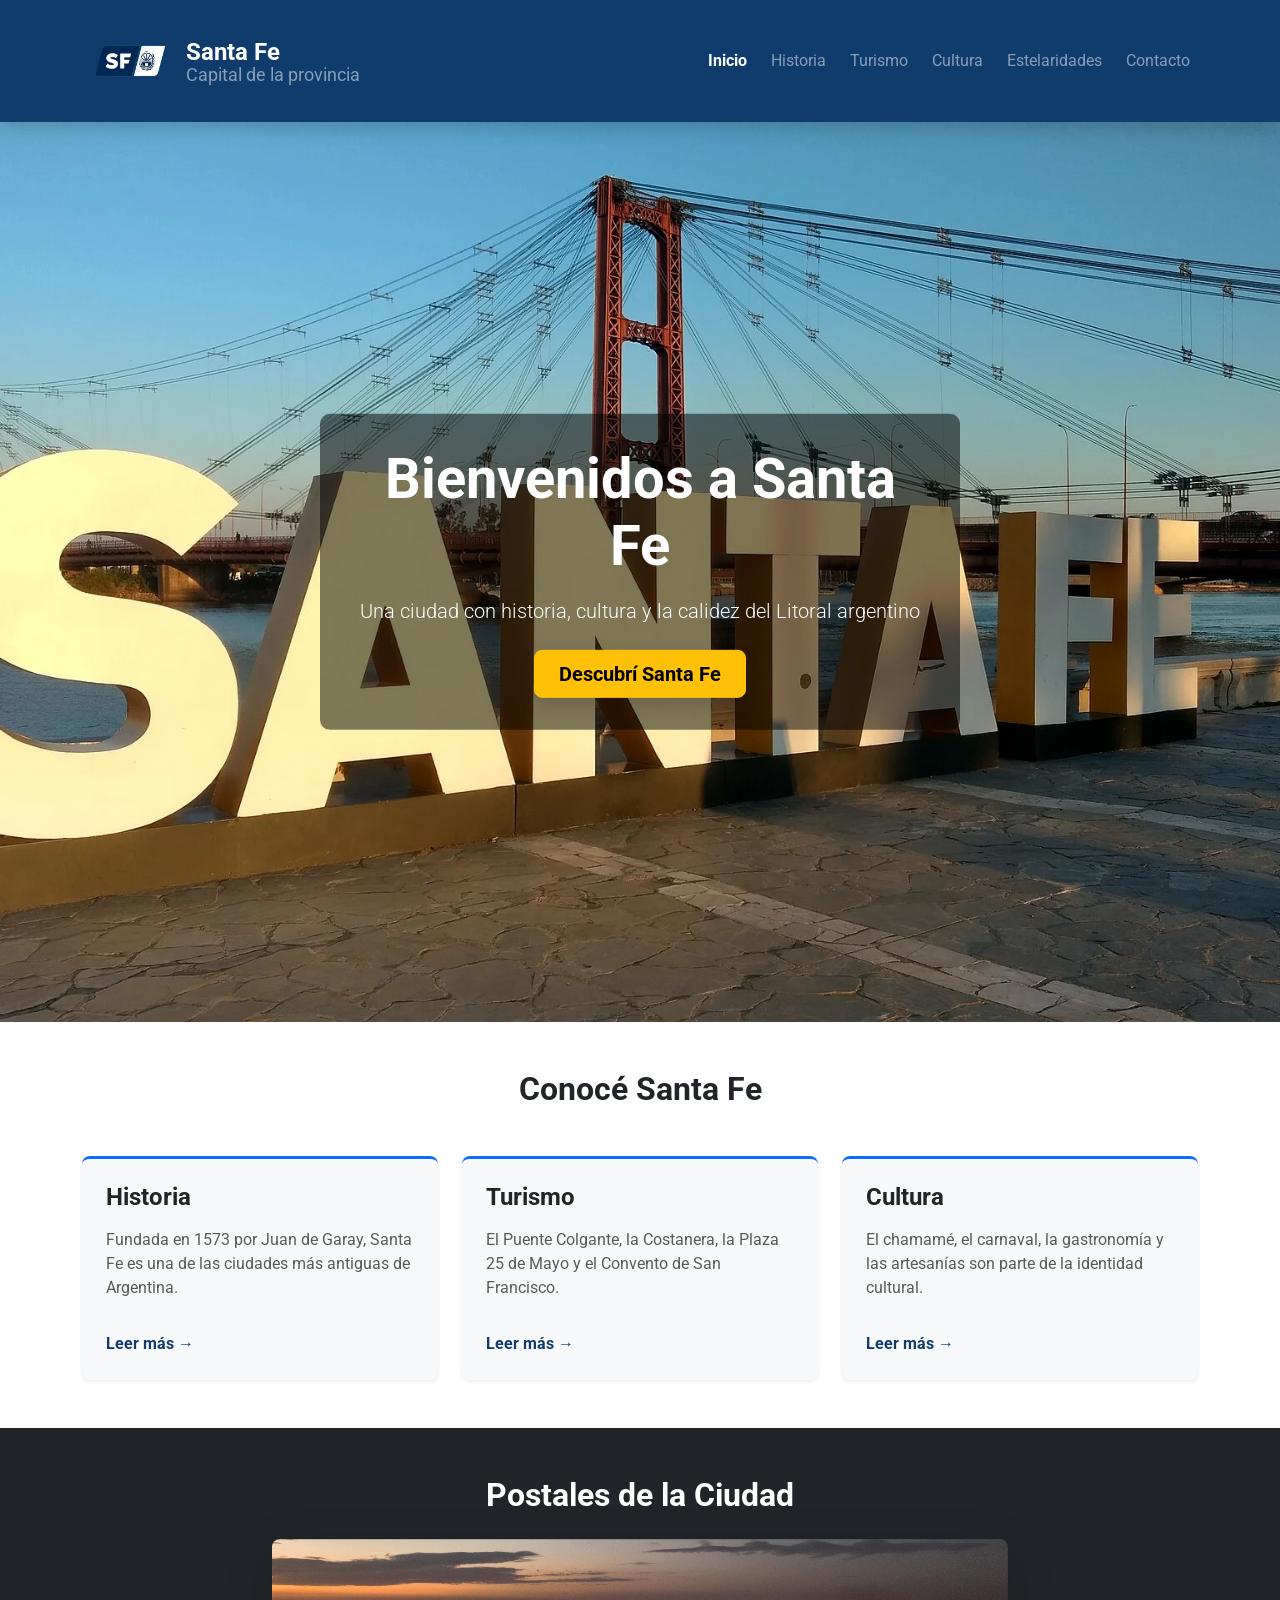
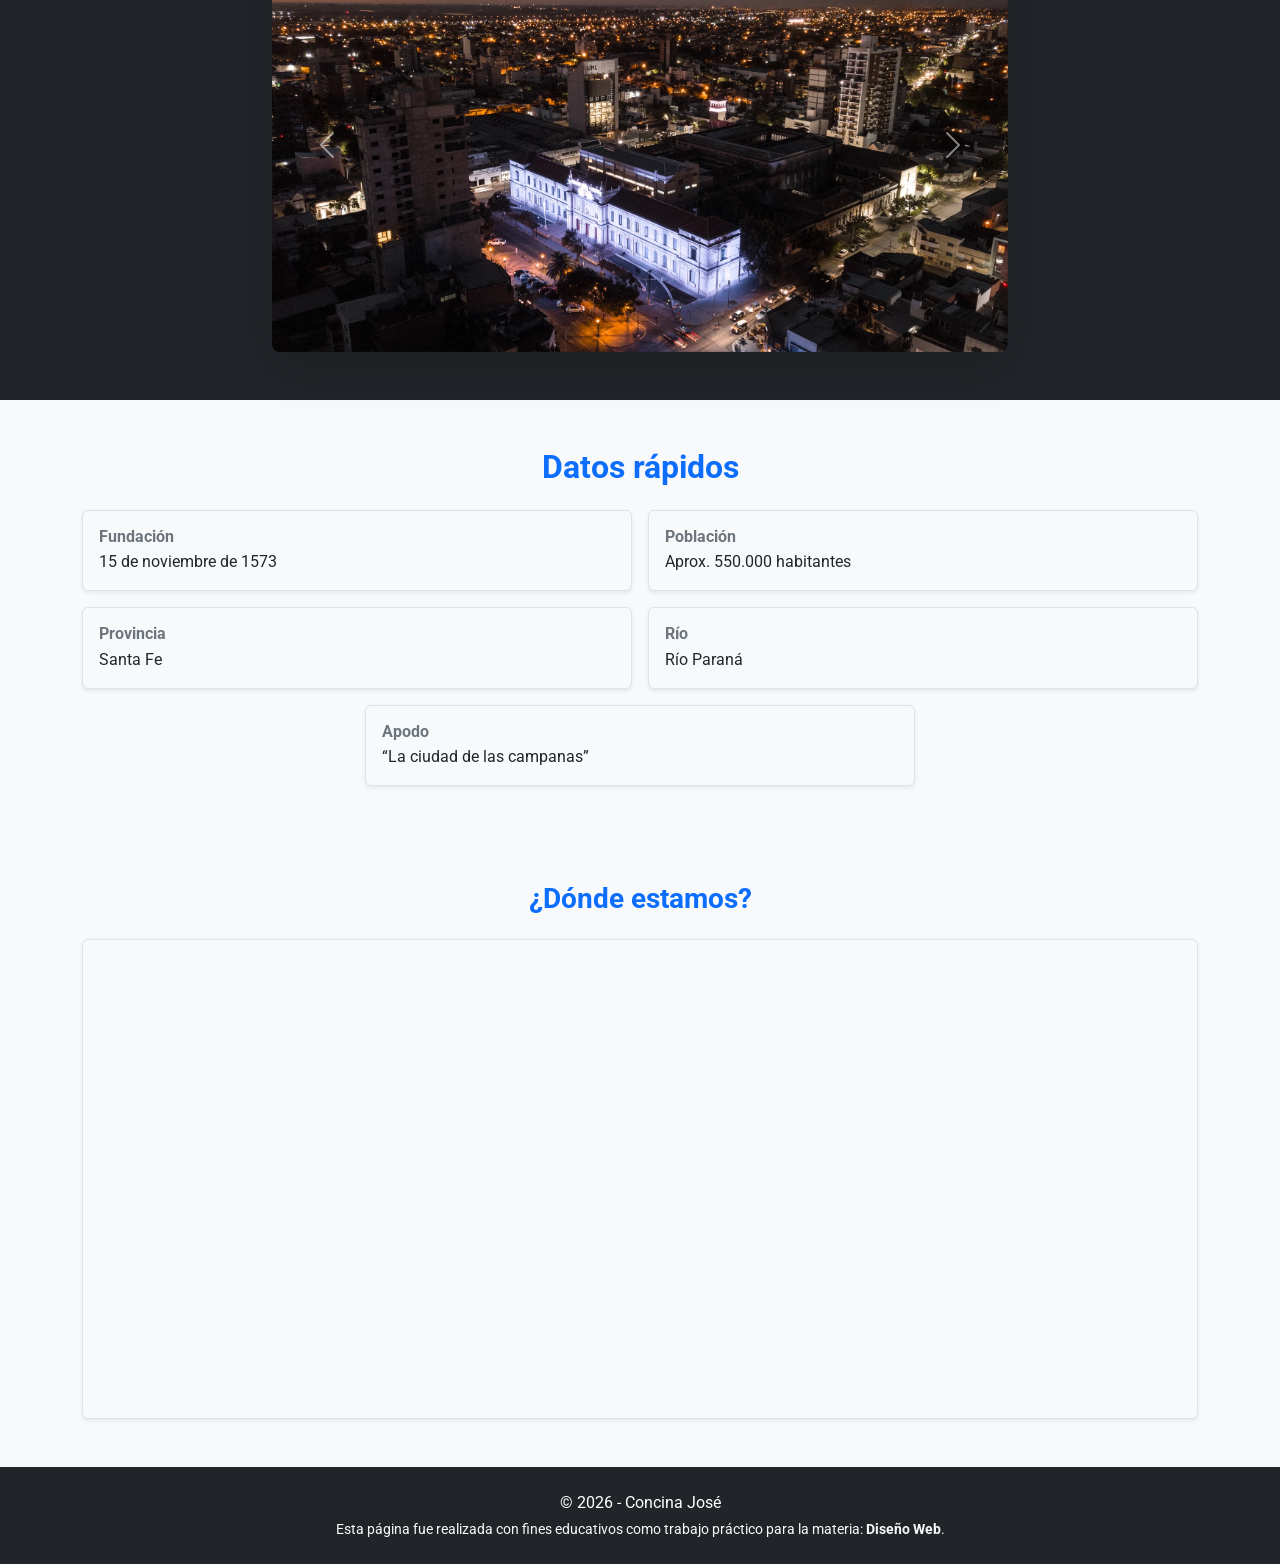
<file: index.html>
<!doctype html>
<html lang="es">
  <head>
    <meta charset="UTF-8" />
    <meta name="viewport" content="width=device-width, initial-scale=1.0" />
    <title>Santa Fe Capital - Inicio</title>
    <link rel="icon" type="image/webp" href="imagenes/escudo.webp" />
    <link
      href="https://cdn.jsdelivr.net/npm/bootstrap@5.3.3/dist/css/bootstrap.min.css"
      rel="stylesheet"
    />
    <link rel="preconnect" href="https://fonts.googleapis.com" />
    <link rel="preconnect" href="https://fonts.gstatic.com" crossorigin />
    <link
      href="https://fonts.googleapis.com/css2?family=Roboto:wght@300;400;700&display=swap"
      rel="stylesheet"
    />
    <link rel="stylesheet" href="estilos/estilo.css" />
  </head>
  <body class="bg-light d-flex flex-column min-vh-100">
    <header class="navbar-santafe shadow sticky-top">
      <nav class="navbar navbar-expand-lg navbar-dark py-3">
        <div class="container">
          <a
            class="navbar-brand d-flex align-items-center gap-2"
            href="index.html"
          >
            <img
              src="imagenes/logo.webp"
              class="logo"
              alt="Escudo de Santa Fe"
            />
            <div class="d-flex flex-column lh-1">
              <h1 class="h4 mb-0 fw-bold text-white">Santa Fe</h1>
              <span class="small text-white-50">Capital de la provincia</span>
            </div>
          </a>

          <button
            class="navbar-toggler border-white-50"
            type="button"
            data-bs-toggle="collapse"
            data-bs-target="#navbarNav"
            aria-controls="navbarNav"
            aria-expanded="false"
            aria-label="Toggle navigation"
          >
            <span class="navbar-toggler-icon"></span>
          </button>

          <div
            class="collapse navbar-collapse justify-content-end"
            id="navbarNav"
          >
            <ul class="navbar-nav gap-2 text-center mt-3 mt-lg-0">
              <li class="nav-item">
                <a class="nav-link active fw-bold text-white" href="index.html"
                  >Inicio</a
                >
              </li>
              <li class="nav-item">
                <a class="nav-link text-white-50" href="index/historia.html"
                  >Historia</a
                >
              </li>
              <li class="nav-item">
                <a class="nav-link text-white-50" href="index/turismo.html"
                  >Turismo</a
                >
              </li>
              <li class="nav-item">
                <a class="nav-link text-white-50" href="index/cultura.html"
                  >Cultura</a
                >
              </li>
              <li class="nav-item">
                <a
                  class="nav-link text-white-50"
                  href="index/estelaridades.html"
                  >Estelaridades</a
                >
              </li>
              <li class="nav-item">
                <a class="nav-link text-white-50" href="index/contacto.html"
                  >Contacto</a
                >
              </li>
            </ul>
          </div>
        </div>
      </nav>
    </header>
    <main class="flex-grow-1">
      <section class="portada-hero">
        <img
          src="imagenes/portada.webp"
          alt="Escudo de Santa Fe"
          class="imagen-portada"
        />

        <div class="contenido-portada">
          <h2 class="display-4 fw-bold mb-3">Bienvenidos a Santa Fe</h2>
          <p class="lead mb-4">
            Una ciudad con historia, cultura y la calidez del Litoral argentino
          </p>
          <a
            href="https://www.youtube.com/watch?v=-l7Y7-uyWUM"
            target="_blank"
            rel="noopener noreferrer"
            class="btn btn-warning btn-lg px-4 py-2 shadow fw-bold"
          >
            Descubrí Santa Fe
          </a>
        </div>
      </section>

      <section class="py-5 bg-white">
        <div class="container">
          <h2 class="text-center mb-5 fw-bold">Conocé Santa Fe</h2>

          <div class="row g-4 justify-content-center">
            <div class="col-12 col-md-6 col-lg-4">
              <div
                class="p-4 h-100 bg-light rounded-3 shadow-sm d-flex flex-column justify-content-between border-top border-primary border-3"
              >
                <div>
                  <h3 class="h4 fw-bold text-dark mb-3">Historia</h3>
                  <p class="text-muted">
                    Fundada en 1573 por Juan de Garay, Santa Fe es una de las
                    ciudades más antiguas de Argentina.
                  </p>
                </div>
                <div class="mt-3">
                  <a href="index/historia.html" class="btn-flecha"
                    >Leer más →</a
                  >
                </div>
              </div>
            </div>

            <div class="col-12 col-md-6 col-lg-4">
              <div
                class="p-4 h-100 bg-light rounded-3 shadow-sm d-flex flex-column justify-content-between border-top border-primary border-3"
              >
                <div>
                  <h3 class="h4 fw-bold text-dark mb-3">Turismo</h3>
                  <p class="text-muted">
                    El Puente Colgante, la Costanera, la Plaza 25 de Mayo y el
                    Convento de San Francisco.
                  </p>
                </div>
                <div class="mt-3">
                  <a href="index/turismo.html" class="btn-flecha">Leer más →</a>
                </div>
              </div>
            </div>

            <div class="col-12 col-md-6 col-lg-4">
              <div
                class="p-4 h-100 bg-light rounded-3 shadow-sm d-flex flex-column justify-content-between border-top border-primary border-3"
              >
                <div>
                  <h3 class="h4 fw-bold text-dark mb-3">Cultura</h3>
                  <p class="text-muted">
                    El chamamé, el carnaval, la gastronomía y las artesanías son
                    parte de la identidad cultural.
                  </p>
                </div>
                <div class="mt-3">
                  <a href="index/cultura.html" class="btn-flecha">Leer más →</a>
                </div>
              </div>
            </div>
          </div>
        </div>
      </section>

      <section class="py-5 bg-dark">
        <div class="container">
          <h2 class="text-center text-white mb-4 fw-bold">
            Postales de la Ciudad
          </h2>
          <div class="row justify-content-center">
            <div class="col-12 col-md-10 col-lg-8">
              <div
                id="carouselExampleAutoplaying"
                class="carousel slide shadow-lg rounded-3 overflow-hidden"
                data-bs-ride="carousel"
              >
                <div class="carousel-inner shadow-sm">
                  <div class="carousel-item active">
                    <img
                      src="imagenes/imagen_1.webp"
                      class="d-block w-100 img-carrusel"
                      alt="Santa Fe Postal 1"
                    />
                  </div>
                  <div class="carousel-item">
                    <img
                      src="imagenes/imagen_2.webp"
                      class="d-block w-100 img-carrusel"
                      alt="Santa Fe Postal 2"
                    />
                  </div>
                  <div class="carousel-item">
                    <img
                      src="imagenes/imagen_3.webp"
                      class="d-block w-100 img-carrusel"
                      alt="Santa Fe Postal 3"
                    />
                  </div>
                  <div class="carousel-item">
                    <img
                      src="imagenes/imagen_4.webp"
                      class="d-block w-100 img-carrusel"
                      alt="Santa Fe Postal 4"
                    />
                  </div>
                  <div class="carousel-item">
                    <img
                      src="imagenes/imagen_5.webp"
                      class="d-block w-100 img-carrusel"
                      alt="Santa Fe Postal 5"
                    />
                  </div>
                </div>
                <button
                  class="carousel-control-prev"
                  type="button"
                  data-bs-target="#carouselExampleAutoplaying"
                  data-bs-slide="prev"
                >
                  <span
                    class="carousel-control-prev-icon"
                    aria-hidden="true"
                  ></span>
                  <span class="visually-hidden">Anterior</span>
                </button>
                <button
                  class="carousel-control-next"
                  type="button"
                  data-bs-target="#carouselExampleAutoplaying"
                  data-bs-slide="next"
                >
                  <span
                    class="carousel-control-next-icon"
                    aria-hidden="true"
                  ></span>
                  <span class="visually-hidden">Siguiente</span>
                </button>
              </div>
            </div>
          </div>
        </div>
      </section>

      <section class="py-5">
        <div class="container">
          <h2 class="fw-bold text-primary text-center mb-4">Datos rápidos</h2>

          <div class="row g-3 justify-content-center">
            <div class="col-12 col-md-6">
              <div
                class="p-3 border rounded shadow-sm bg-light h-100 transition-hover"
              >
                <h6 class="fw-bold text-secondary mb-1">Fundación</h6>
                <p class="mb-0">15 de noviembre de 1573</p>
              </div>
            </div>

            <div class="col-12 col-md-6">
              <div
                class="p-3 border rounded shadow-sm bg-light h-100 transition-hover"
              >
                <h6 class="fw-bold text-secondary mb-1">Población</h6>
                <p class="mb-0">Aprox. 550.000 habitantes</p>
              </div>
            </div>

            <div class="col-12 col-md-6">
              <div
                class="p-3 border rounded shadow-sm bg-light h-100 transition-hover"
              >
                <h6 class="fw-bold text-secondary mb-1">Provincia</h6>
                <p class="mb-0">Santa Fe</p>
              </div>
            </div>

            <div class="col-12 col-md-6">
              <div
                class="p-3 border rounded shadow-sm bg-light h-100 transition-hover"
              >
                <h6 class="fw-bold text-secondary mb-1">Río</h6>
                <p class="mb-0">Río Paraná</p>
              </div>
            </div>

            <div class="col-12 col-md-6">
              <div
                class="p-3 border rounded shadow-sm bg-light h-100 transition-hover"
              >
                <h6 class="fw-bold text-secondary mb-1">Apodo</h6>
                <p class="mb-0">“La ciudad de las campanas”</p>
              </div>
            </div>
          </div>
        </div>
      </section>
      <section class="py-5 bg-light">
        <div class="container text-center">
          <h3 class="fw-bold text-primary mb-4">¿Dónde estamos?</h3>
          <div
            class="ratio ratio-21x9 rounded shadow-sm border overflow-hidden"
          >
            <iframe
              src="https://www.google.com/maps/embed?pb=!1m18!1m12!1m3!1d108711.13947475355!2d-60.7672205566374!3d-31.634692490059902!2m3!1f0!2f0!3f0!3m2!1i1024!2i768!4f13.1!3m3!1m2!1s0x95b4f2ada40888e1%3A0xdcf7761e8d02804a!2sSanta%20Fe%20de%20la%20Vera%20Cruz%2C%20Santa%20Fe!5e0!3m2!1ses-419!2sar!4v1710000000000!5m2!1ses-419!2sar"
              style="border: 0"
              allowfullscreen=""
              loading="lazy"
              referrerpolicy="no-referrer-when-downgrade"
            >
            </iframe>
          </div>
        </div>
      </section>
    </main>

    <footer class="bg-dark text-white py-4 mt-auto">
      <div class="container text-center">
        <p class="mb-1">&copy; 2026 - Concina José</p>
        <p class="small text-light mb-0">
          Esta página fue realizada con fines educativos como trabajo práctico
          para la materia: <strong>Diseño Web</strong>.
        </p>
      </div>
    </footer>
    <script src="https://cdn.jsdelivr.net/npm/bootstrap@5.3.3/dist/js/bootstrap.bundle.min.js"></script>
  </body>
</html>
</file>
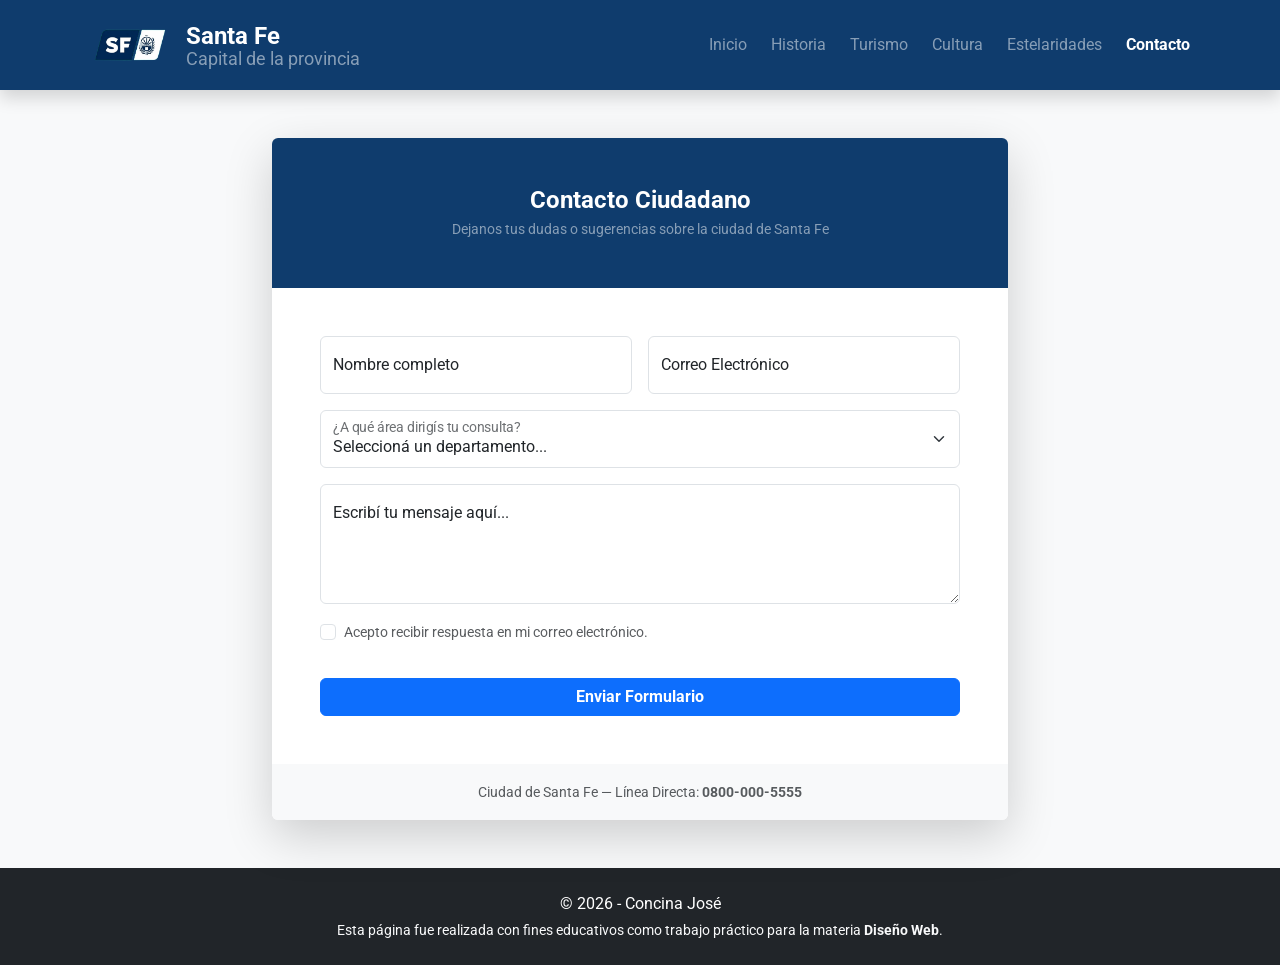
<file: index/contacto.html>
<!doctype html>
<html lang="es">
  <head>
    <meta charset="UTF-8" />
    <meta name="viewport" content="width=device-width, initial-scale=1.0" />
    <title>Santa Fe Capital - Contacto</title>
    <link rel="icon" type="image/webp" href="../imagenes/escudo.webp" />
    <link
      href="https://cdn.jsdelivr.net/npm/bootstrap@5.3.3/dist/css/bootstrap.min.css"
      rel="stylesheet"
    />
    <!-- Fuentes de Google -->
    <link rel="preconnect" href="https://fonts.googleapis.com" />
    <link rel="preconnect" href="https://fonts.gstatic.com" crossorigin />
    <link
      href="https://fonts.googleapis.com/css2?family=Roboto:wght@300;400;700&display=swap"
      rel="stylesheet"
    />
    <link rel="stylesheet" href="../estilos/estilo.css" />
  </head>
  <body class="bg-light d-flex flex-column min-vh-100">
    <!-- Navbar Idéntica al Index Principal (Azul Santa Fe) -->
    <header class="shadow sticky-top">
      <nav class="navbar navbar-expand-lg navbar-santafe">
        <div class="container">
          <a
            class="navbar-brand d-flex align-items-center gap-2"
            href="../index.html"
          >
            <img
              src="../imagenes/logo.webp"
              alt="Escudo de Santa Fe"
              class="logo"
            />
            <div class="d-flex flex-column lh-1">
              <h1 class="h4 mb-0 fw-bold text-white">Santa Fe</h1>
              <span class="small text-white-50">Capital de la provincia</span>
            </div>
          </a>

          <button
            class="navbar-toggler border-white-50"
            type="button"
            data-bs-toggle="collapse"
            data-bs-target="#navbarNav"
            aria-controls="navbarNav"
            aria-expanded="false"
            aria-label="Toggle navigation"
          >
            <span class="navbar-toggler-icon"></span>
          </button>

          <div
            class="collapse navbar-collapse justify-content-end"
            id="navbarNav"
          >
            <ul class="navbar-nav gap-2 text-center mt-3 mt-lg-0">
              <li class="nav-item">
                <a class="nav-link text-white-50" href="../index.html"
                  >Inicio</a
                >
              </li>
              <li class="nav-item">
                <a class="nav-link text-white-50" href="historia.html"
                  >Historia</a
                >
              </li>
              <li class="nav-item">
                <a class="nav-link text-white-50" href="turismo.html"
                  >Turismo</a
                >
              </li>
              <li class="nav-item">
                <a class="nav-link text-white-50" href="cultura.html"
                  >Cultura</a
                >
              </li>
              <li class="nav-item">
                <a class="nav-link text-white-50" href="estelaridades.html"
                  >Estelaridades</a
                >
              </li>
              <li class="nav-item">
                <a
                  class="nav-link active fw-bold text-white"
                  href="contactos.html"
                  >Contacto</a
                >
              </li>
            </ul>
          </div>
        </div>
      </nav>
    </header>
    <main class="flex-grow-1">
      <section class="container my-5">
        <div class="row justify-content-center">
          <div class="col-md-10 col-lg-8">
            <div class="card shadow-lg border-0 overflow-hidden">
              <div
                class="head_azul text-white text-center py-5 px-3 position-relative"
              >
                <h2 class="h4 fw-bold mb-1 text-white">Contacto Ciudadano</h2>
                <p class="small mb-0 text-white-50">
                  Dejanos tus dudas o sugerencias sobre la ciudad de Santa Fe
                </p>
              </div>

              <div class="card-body p-4 p-md-5 bg-white">
                <form action="#" method="POST">
                  <div class="row g-3">
                    <div class="col-md-6">
                      <div class="form-floating text-dark">
                        <input
                          type="text"
                          class="form-control"
                          id="floatNombre"
                          placeholder="Tu Nombre"
                          required
                        />
                        <label for="floatNombre">Nombre completo</label>
                      </div>
                    </div>

                    <div class="col-md-6">
                      <div class="form-floating text-dark">
                        <input
                          type="email"
                          class="form-control"
                          id="floatEmail"
                          placeholder="nombre@ejemplo.com"
                          required
                        />
                        <label for="floatEmail">Correo Electrónico</label>
                      </div>
                    </div>

                    <div class="col-12">
                      <div class="form-floating text-dark">
                        <select class="form-select" id="floatMotivo" required>
                          <option value="" selected disabled>
                            Seleccioná un departamento...
                          </option>
                          <option value="1">Turismo y Paseos</option>
                          <option value="2">Cultura y Eventos</option>
                          <option value="3">
                            Atención al Vecino / Reclamos
                          </option>
                        </select>
                        <label for="floatMotivo"
                          >¿A qué área dirigís tu consulta?</label
                        >
                      </div>
                    </div>

                    <div class="col-12">
                      <div class="form-floating text-dark">
                        <textarea
                          class="form-control"
                          id="floatMensaje"
                          placeholder="Dejanos tu comentario"
                          style="height: 120px"
                          required
                        ></textarea>
                        <label for="floatMensaje"
                          >Escribí tu mensaje aquí...</label
                        >
                      </div>
                    </div>

                    <div class="col-12 my-3">
                      <div class="form-check text-start">
                        <input
                          class="form-check-input"
                          type="checkbox"
                          value=""
                          id="checkTerminos"
                          required
                        />
                        <label
                          class="form-check-label text-muted small"
                          for="checkTerminos"
                        >
                          Acepto recibir respuesta en mi correo electrónico.
                        </label>
                      </div>
                    </div>

                    <div class="col-12 text-center">
                      <button
                        type="submit"
                        class="btn btn-primary w-100 py-2.5 fw-bold text-white"
                      >
                        Enviar Formulario
                      </button>
                    </div>
                  </div>
                </form>
              </div>

              <div class="card-footer bg-light py-3 text-center border-0">
                <span class="text-muted small">
                  Ciudad de Santa Fe — Línea Directa:
                  <strong>0800-000-5555</strong>
                </span>
              </div>
            </div>
          </div>
        </div>
      </section>
    </main>

    <footer class="bg-dark text-white py-4 mt-auto">
      <div class="container text-center">
        <p class="mb-1">&copy; 2026 - Concina José</p>
        <p class="small text-light mb-0">
          Esta página fue realizada con fines educativos como trabajo práctico
          para la materia <strong>Diseño Web</strong>.
        </p>
      </div>
    </footer>

    <!-- JS de Bootstrap -->
    <script src="https://cdn.jsdelivr.net/npm/bootstrap@5.3.3/dist/js/bootstrap.bundle.min.js"></script>
  </body>
</html>
</file>
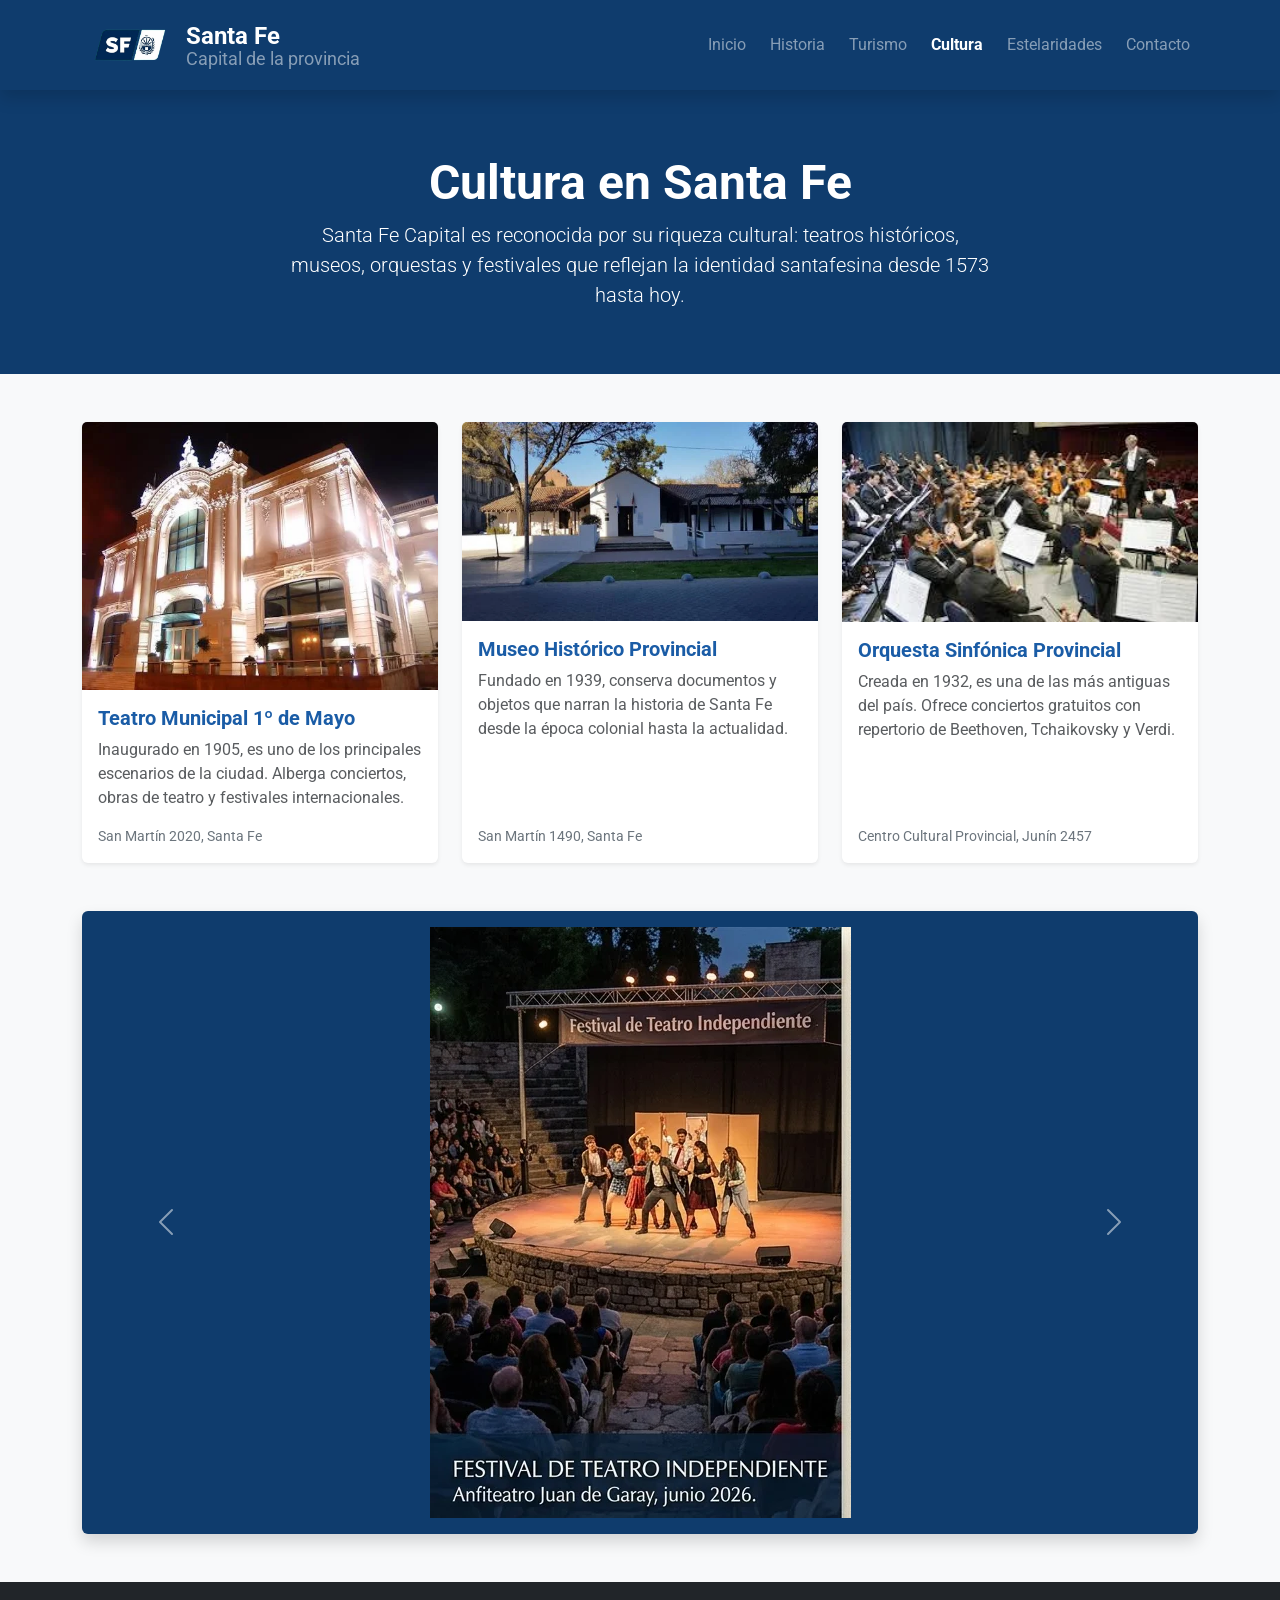
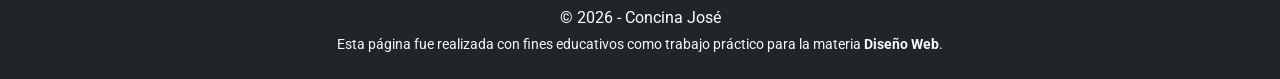
<file: index/cultura.html>
<!doctype html>
<html lang="es">
  <head>
    <meta charset="UTF-8" />
    <meta name="viewport" content="width=device-width, initial-scale=1.0" />
    <title>Santa Fe Capital - Cultura</title>

    <link rel="icon" type="image/png" href="../imagenes/escudo.webp" />

    <link
      href="https://cdn.jsdelivr.net/npm/bootstrap@5.3.3/dist/css/bootstrap.min.css"
      rel="stylesheet"
    />

    <link rel="preconnect" href="https://fonts.googleapis.com" />
    <link rel="preconnect" href="https://fonts.gstatic.com" crossorigin />

    <link
      href="https://fonts.googleapis.com/css2?family=Roboto:wght@300;400;700&display=swap"
      rel="stylesheet"
    />

    <link rel="stylesheet" href="../estilos/estilo.css" />
  </head>

  <body class="bg-light d-flex flex-column min-vh-100">
    <header class="shadow sticky-top">
      <nav class="navbar navbar-expand-lg navbar-santafe">
        <div class="container">
          <a
            class="navbar-brand active d-flex align-items-center gap-2"
            href="../index.html"
          >
            <img
              src="../imagenes/logo.webp"
              alt="Escudo de Santa Fe"
              class="logo"
            />

            <div class="d-flex flex-column lh-1">
              <h1 class="h4 mb-0 fw-bold text-white">Santa Fe</h1>
              <span class="small text-white-50">Capital de la provincia</span>
            </div>
          </a>

          <button
            class="navbar-toggler border-white-50"
            type="button"
            data-bs-toggle="collapse"
            data-bs-target="#navbarNav"
            aria-controls="navbarNav"
            aria-expanded="false"
            aria-label="Toggle navigation"
          >
            <span class="navbar-toggler-icon"></span>
          </button>

          <div
            class="collapse navbar-collapse justify-content-end"
            id="navbarNav"
          >
            <ul class="navbar-nav gap-2 text-center mt-3 mt-lg-0">
              <li class="nav-item">
                <a class="nav-link text-white-50" href="../index.html"
                  >Inicio</a
                >
              </li>

              <li class="nav-item">
                <a class="nav-link text-white-50" href="historia.html"
                  >Historia</a
                >
              </li>

              <li class="nav-item">
                <a class="nav-link text-white-50" href="turismo.html"
                  >Turismo</a
                >
              </li>

              <li class="nav-item">
                <a
                  class="nav-link active fw-bold text-white"
                  href="cultura.html"
                  >Cultura</a
                >
              </li>

              <li class="nav-item">
                <a class="nav-link text-white-50" href="estelaridades.html"
                  >Estelaridades</a
                >
              </li>

              <li class="nav-item">
                <a class="nav-link text-white-50" href="contacto.html"
                  >Contacto</a
                >
              </li>
            </ul>
          </div>
        </div>
      </nav>
    </header>

    <main class="flex-grow-1">
      <section
        class="head_azul text-white text-center py-5 px-3 position-relative"
      >
        <div class="container py-3">
          <h2 class="display-5 fw-bold mb-2">Cultura en Santa Fe</h2>

          <p class="lead mx-auto mb-0" style="max-width: 700px">
            Santa Fe Capital es reconocida por su riqueza cultural: teatros
            históricos, museos, orquestas y festivales que reflejan la identidad
            santafesina desde 1573 hasta hoy.
          </p>
        </div>
      </section>

      <section class="py-5">
        <div class="container">
          <div class="row g-4 justify-content-center">
            <div class="col-md-4">
              <div class="card h-100 shadow-sm border-0">
                <img
                  src="../imagenes/teatro1.webp"
                  class="card-img-top"
                  alt="Teatro Municipal 1º de Mayo"
                />

                <div class="card-body d-flex flex-column">
                  <h5
                    class="letra-azul card-title fw-bold"

                  >
                    Teatro Municipal 1º de Mayo
                  </h5>

                  <p class="card-text text-muted">
                    Inaugurado en 1905, es uno de los principales escenarios de
                    la ciudad. Alberga conciertos, obras de teatro y festivales
                    internacionales.
                  </p>

                  <p class="small text-secondary mt-auto mb-0">
                    San Martín 2020, Santa Fe
                  </p>
                </div>
              </div>
            </div>

            <div class="col-md-4">
              <div class="card h-100 shadow-sm border-0">
                <img
                  src="../imagenes/museo1.webp"
                  class="card-img-top"
                  alt="Museo Histórico Provincial"
                />

                <div class="card-body d-flex flex-column">
                  <h5
                    class="letra-azul card-title fw-bold"
                  >
                    Museo Histórico Provincial
                  </h5>

                  <p class="card-text text-muted">
                    Fundado en 1939, conserva documentos y objetos que narran la
                    historia de Santa Fe desde la época colonial hasta la
                    actualidad.
                  </p>

                  <p class="small text-secondary mt-auto mb-0">
                    San Martín 1490, Santa Fe
                  </p>
                </div>
              </div>
            </div>

            <div class="col-md-4">
              <div class="card h-100 shadow-sm border-0">
                <img
                  src="../imagenes/orquesta1.webp"
                  class="card-img-top"
                  alt="Orquesta Sinfónica Provincial"
                />

                <div class="card-body d-flex flex-column">
                  <h5 class="letra-azul card-title fw-bold">
                    Orquesta Sinfónica Provincial
                  </h5>

                  <p class="card-text text-muted">
                    Creada en 1932, es una de las más antiguas del país. Ofrece
                    conciertos gratuitos con repertorio de Beethoven,
                    Tchaikovsky y Verdi.
                  </p>

                  <p class="small text-secondary mt-auto mb-0">
                    Centro Cultural Provincial, Junín 2457
                  </p>
                </div>
              </div>
            </div>
          </div>

          <div
            id="culturaCarousel"
            class="carousel slide mt-5 shadow rounded overflow-hidden"
            data-bs-ride="carousel"
          >
            <div class="carousel-inner">
              <div class="carousel-item active">
                <img
                  src="../imagenes/ferstival.webp"
                  class="d-block img-fluid mx-auto"
                  alt="Festival de Teatro Independiente"
                />
              </div>

              <div class="carousel-item">
                <img
                  src="../imagenes/muestra.webp"
                  class="d-block img-fluid mx-auto"
                  alt="Muestra de Arte Contemporáneo"
                />
              </div>

              <div class="carousel-item">
                <img
                  src="../imagenes/concierto.webp"
                  class="d-block img-fluid mx-auto"
                  alt="Concierto Sinfónico"
                />
              </div>
            </div>

            <button
              class="carousel-control-prev"
              type="button"
              data-bs-target="#culturaCarousel"
              data-bs-slide="prev"
            >
              <span
                class="carousel-control-prev-icon"
                aria-hidden="true"
              ></span>
              <span class="visually-hidden">Anterior</span>
            </button>

            <button
              class="carousel-control-next"
              type="button"
              data-bs-target="#culturaCarousel"
              data-bs-slide="next"
            >
              <span
                class="carousel-control-next-icon"
                aria-hidden="true"
              ></span>
              <span class="visually-hidden">Siguiente</span>
            </button>
          </div>
        </div>
      </section>
    </main>

    <footer class="bg-dark text-white py-4 mt-auto">
      <div class="container text-center">
        <p class="mb-1">&copy; 2026 - Concina José</p>
        <p class="small text-light mb-0">
          Esta página fue realizada con fines educativos como trabajo práctico
          para la materia <strong>Diseño Web</strong>.
        </p>
      </div>
    </footer>

    <script src="https://cdn.jsdelivr.net/npm/bootstrap@5.3.3/dist/js/bootstrap.bundle.min.js"></script>
  </body>
</html>
</file>
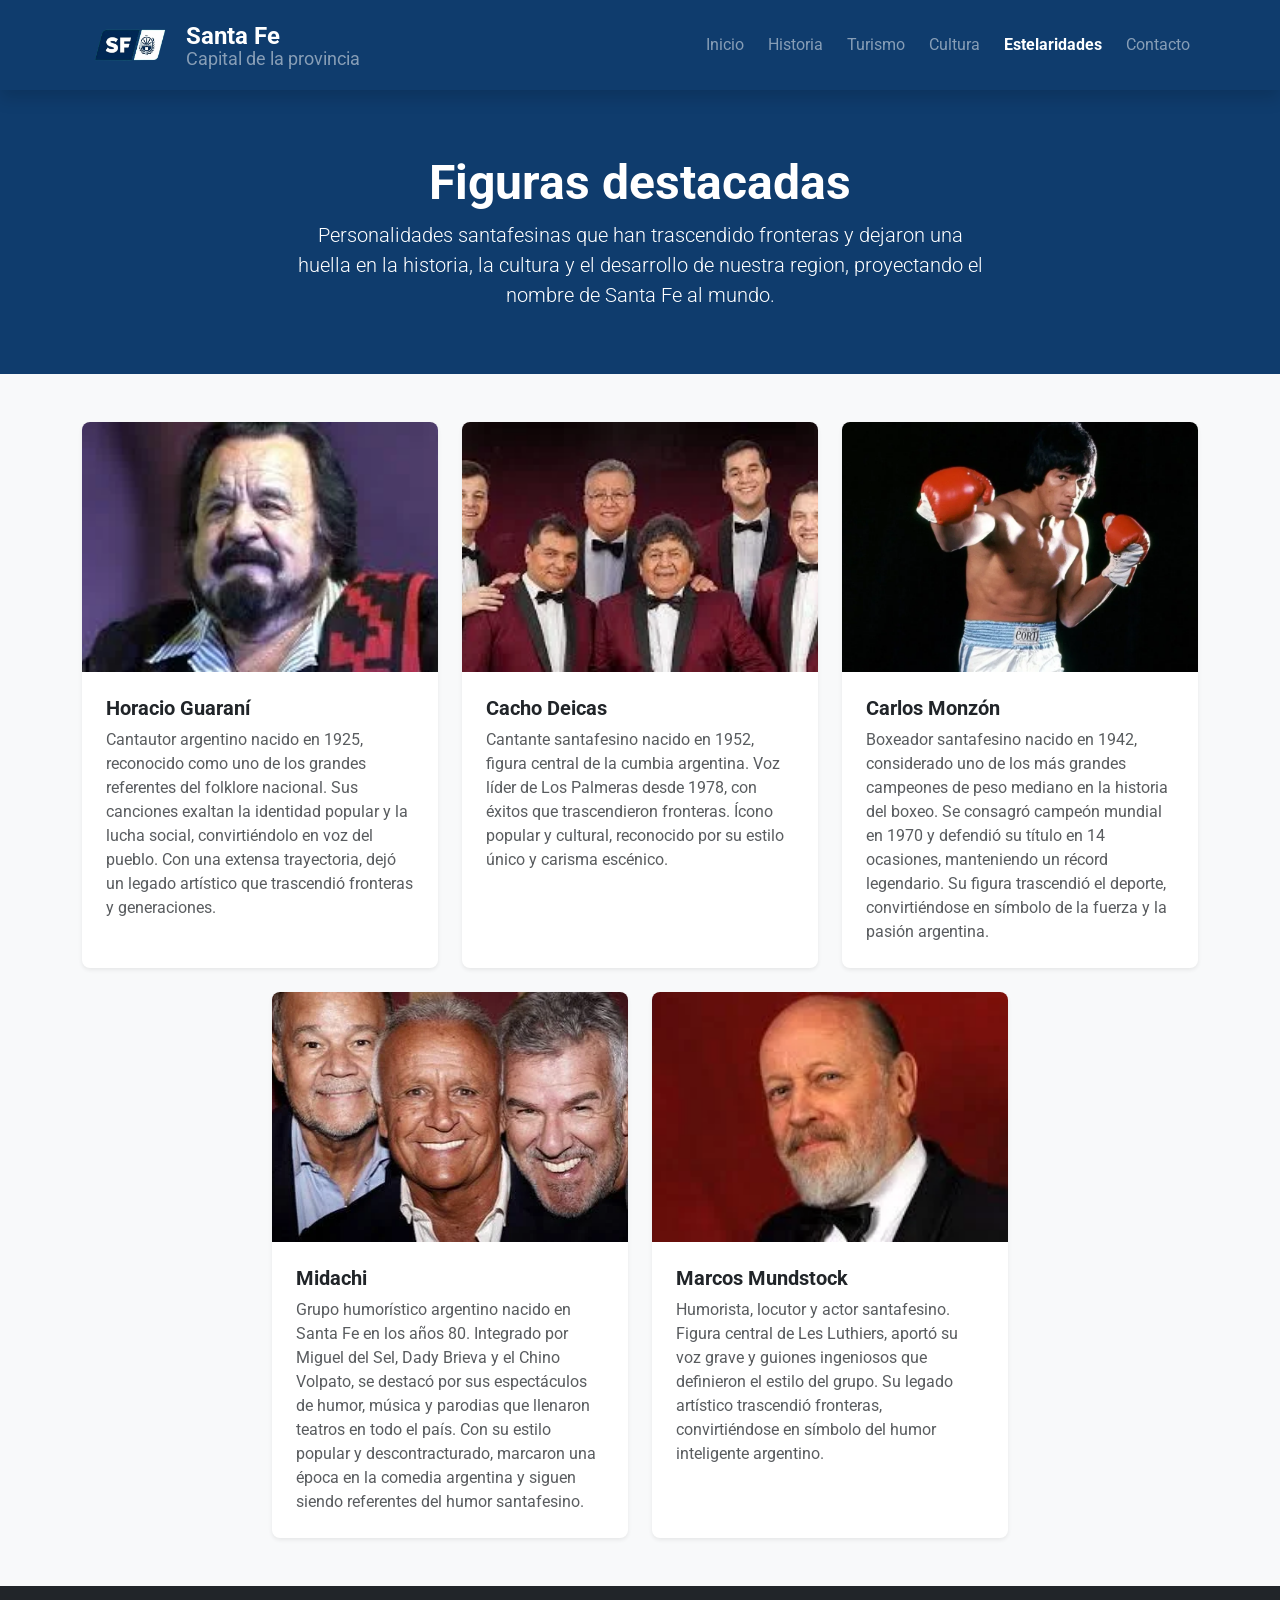
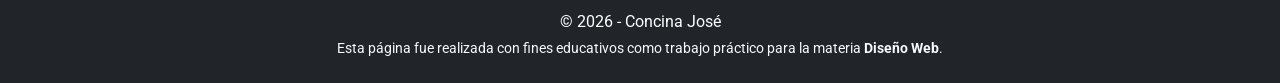
<file: index/estelaridades.html>
<!doctype html>
<html lang="es">
  <head>
    <meta charset="UTF-8" />
    <meta name="viewport" content="width=device-width, initial-scale=1.0" />
    <title>Santa Fe Capital - Estelaridades</title>
    <link rel="icon" type="image/webp" href="../imagenes/escudo.webp" />
    <link
      href="https://cdn.jsdelivr.net/npm/bootstrap@5.3.3/dist/css/bootstrap.min.css"
      rel="stylesheet"
    />
    <link rel="preconnect" href="https://fonts.googleapis.com" />
    <link rel="preconnect" href="https://fonts.gstatic.com" crossorigin />
    <link
      href="https://fonts.googleapis.com/css2?family=Roboto:wght@300;400;700&display=swap"
      rel="stylesheet"
    />
    <link rel="stylesheet" href="../estilos/estilo.css" />
  </head>
  <body class="bg-light d-flex flex-column min-vh-100">
    <header class="shadow sticky-top">
      <nav class="navbar navbar-expand-lg navbar-santafe">
        <div class="container">
          <a
            class="navbar-brand d-flex align-items-center gap-2"
            href="../index.html"
          >
            <img
              src="../imagenes/logo.webp"
              alt="Escudo de Santa Fe"
              class="logo"
            />
            <div class="d-flex flex-column lh-1">
              <h1 class="h4 mb-0 fw-bold text-white">Santa Fe</h1>
              <span class="small text-white-50">Capital de la provincia</span>
            </div>
          </a>

          <button
            class="navbar-toggler border-white-50"
            type="button"
            data-bs-toggle="collapse"
            data-bs-target="#navbarNav"
            aria-controls="navbarNav"
            aria-expanded="false"
            aria-label="Toggle navigation"
          >
            <span class="navbar-toggler-icon"></span>
          </button>

          <div
            class="collapse navbar-collapse justify-content-end"
            id="navbarNav"
          >
            <ul class="navbar-nav gap-2 text-center mt-3 mt-lg-0">
              <li class="nav-item">
                <a class="nav-link text-white-50" href="../index.html"
                  >Inicio</a
                >
              </li>
              <li class="nav-item">
                <a class="nav-link text-white-50" href="historia.html"
                  >Historia</a
                >
              </li>
              <li class="nav-item">
                <a class="nav-link text-white-50" href="turismo.html"
                  >Turismo</a
                >
              </li>
              <li class="nav-item">
                <a class="nav-link text-white-50" href="cultura.html"
                  >Cultura</a
                >
              </li>
              <li class="nav-item">
                <a
                  class="nav-link active fw-bold text-white"
                  href="Estelaridades.html"
                  >Estelaridades</a
                >
              </li>
              <li class="nav-item">
                <a class="nav-link text-white-50" href="contacto.html"
                  >Contacto</a
                >
              </li>
            </ul>
          </div>
        </div>
      </nav>
    </header>

    <main class="flex-grow-1">
      <section
        class="head_azul text-white text-center py-5 px-3 position-relative"
      >
        <div class="container py-3">
          <h2 class="display-5 fw-bold mb-2">Figuras destacadas</h2>
          <p class="lead mx-auto mb-0" style="max-width: 700px">
            Personalidades santafesinas que han trascendido fronteras y dejaron
            una huella en la historia, la cultura y el desarrollo de nuestra
            region, proyectando el nombre de Santa Fe al mundo.
          </p>
        </div>
      </section>

      <div class="container py-5">
        <div class="row g-4 justify-content-center seccion-tarjetas">
          <div class="col-12 col-md-6 col-lg-4">
            <div
              class="card h-100 shadow-sm border-0 rounded-3 overflow-hidden bg-white"
            >
              <img
                src="../imagenes/horacio_guarani.webp"
                class="card-img-top"
                alt="Horacio"
                style="height: 250px; object-fit: cover"
              />
              <div class="card-body p-4">
                <h3 class="h5 card-title fw-bold text-dark mb-2">
                  Horacio Guaraní
                </h3>
                <p class="card-text text-muted">
                  Cantautor argentino nacido en 1925, reconocido como uno de los
                  grandes referentes del folklore nacional. Sus canciones
                  exaltan la identidad popular y la lucha social, convirtiéndolo
                  en voz del pueblo. Con una extensa trayectoria, dejó un legado
                  artístico que trascendió fronteras y generaciones.
                </p>
              </div>
            </div>
          </div>

          <div class="col-12 col-md-6 col-lg-4">
            <div
              class="card h-100 shadow-sm border-0 rounded-3 overflow-hidden bg-white"
            >
              <img
                src="../imagenes/Los_palmeras.webp"
                class="card-img-top"
                alt="Cacho Deicas"
                style="height: 250px; object-fit: cover"
              />
              <div class="card-body p-4">
                <h3 class="h5 card-title fw-bold text-dark mb-2">
                  Cacho Deicas
                </h3>
                <p class="card-text text-muted">
                  Cantante santafesino nacido en 1952, figura central de la
                  cumbia argentina. Voz líder de Los Palmeras desde 1978, con
                  éxitos que trascendieron fronteras. Ícono popular y cultural,
                  reconocido por su estilo único y carisma escénico.
                </p>
              </div>
            </div>
          </div>

          <div class="col-12 col-md-6 col-lg-4">
            <div
              class="card h-100 shadow-sm border-0 rounded-3 overflow-hidden bg-white"
            >
              <img
                src="../imagenes/carlos-monzon.webp"
                class="card-img-top"
                alt="Carlos Monzon"
                style="height: 250px; object-fit: cover"
              />
              <div class="card-body p-4">
                <h3 class="h5 card-title fw-bold text-dark mb-2">
                  Carlos Monzón
                </h3>
                <p class="card-text text-muted">
                  Boxeador santafesino nacido en 1942, considerado uno de los
                  más grandes campeones de peso mediano en la historia del
                  boxeo. Se consagró campeón mundial en 1970 y defendió su
                  título en 14 ocasiones, manteniendo un récord legendario. Su
                  figura trascendió el deporte, convirtiéndose en símbolo de la
                  fuerza y la pasión argentina.
                </p>
              </div>
            </div>
          </div>

          <div class="col-12 col-md-6 col-lg-4">
            <div
              class="card h-100 shadow-sm border-0 rounded-3 overflow-hidden bg-white"
            >
              <img
                src="../imagenes/midachi.webp"
                class="card-img-top"
                alt="Midachi"
                style="height: 250px; object-fit: cover"
              />
              <div class="card-body p-4">
                <h3 class="h5 card-title fw-bold text-dark mb-2">Midachi</h3>
                <p class="card-text text-muted">
                  Grupo humorístico argentino nacido en Santa Fe en los años 80.
                  Integrado por Miguel del Sel, Dady Brieva y el Chino Volpato,
                  se destacó por sus espectáculos de humor, música y parodias
                  que llenaron teatros en todo el país. Con su estilo popular y
                  descontracturado, marcaron una época en la comedia argentina y
                  siguen siendo referentes del humor santafesino.
                </p>
              </div>
            </div>
          </div>

          <div class="col-12 col-md-6 col-lg-4">
            <div
              class="card h-100 shadow-sm border-0 rounded-3 overflow-hidden bg-white"
            >
              <img
                src="../imagenes/marcos_mundstock.webp"
                class="card-img-top"
                alt="Marcos Mundstock"
                style="height: 250px; object-fit: cover"
              />
              <div class="card-body p-4">
                <h3 class="h5 card-title fw-bold text-dark mb-2">
                  Marcos Mundstock
                </h3>
                <p class="card-text text-muted">
                  Humorista, locutor y actor santafesino. Figura central de Les
                  Luthiers, aportó su voz grave y guiones ingeniosos que
                  definieron el estilo del grupo. Su legado artístico trascendió
                  fronteras, convirtiéndose en símbolo del humor inteligente
                  argentino.
                </p>
              </div>
            </div>
          </div>
        </div>
      </div>
    </main>

    <footer class="bg-dark text-white py-4 mt-auto">
      <div class="container text-center">
        <p class="mb-1">&copy; 2026 - Concina José</p>
        <p class="small text-light mb-0">
          Esta página fue realizada con fines educativos como trabajo práctico
          para la materia <strong>Diseño Web</strong>.
        </p>
      </div>
    </footer>

    <script src="https://cdn.jsdelivr.net/npm/bootstrap@5.3.3/dist/js/bootstrap.bundle.min.js"></script>
  </body>
</html>
</file>
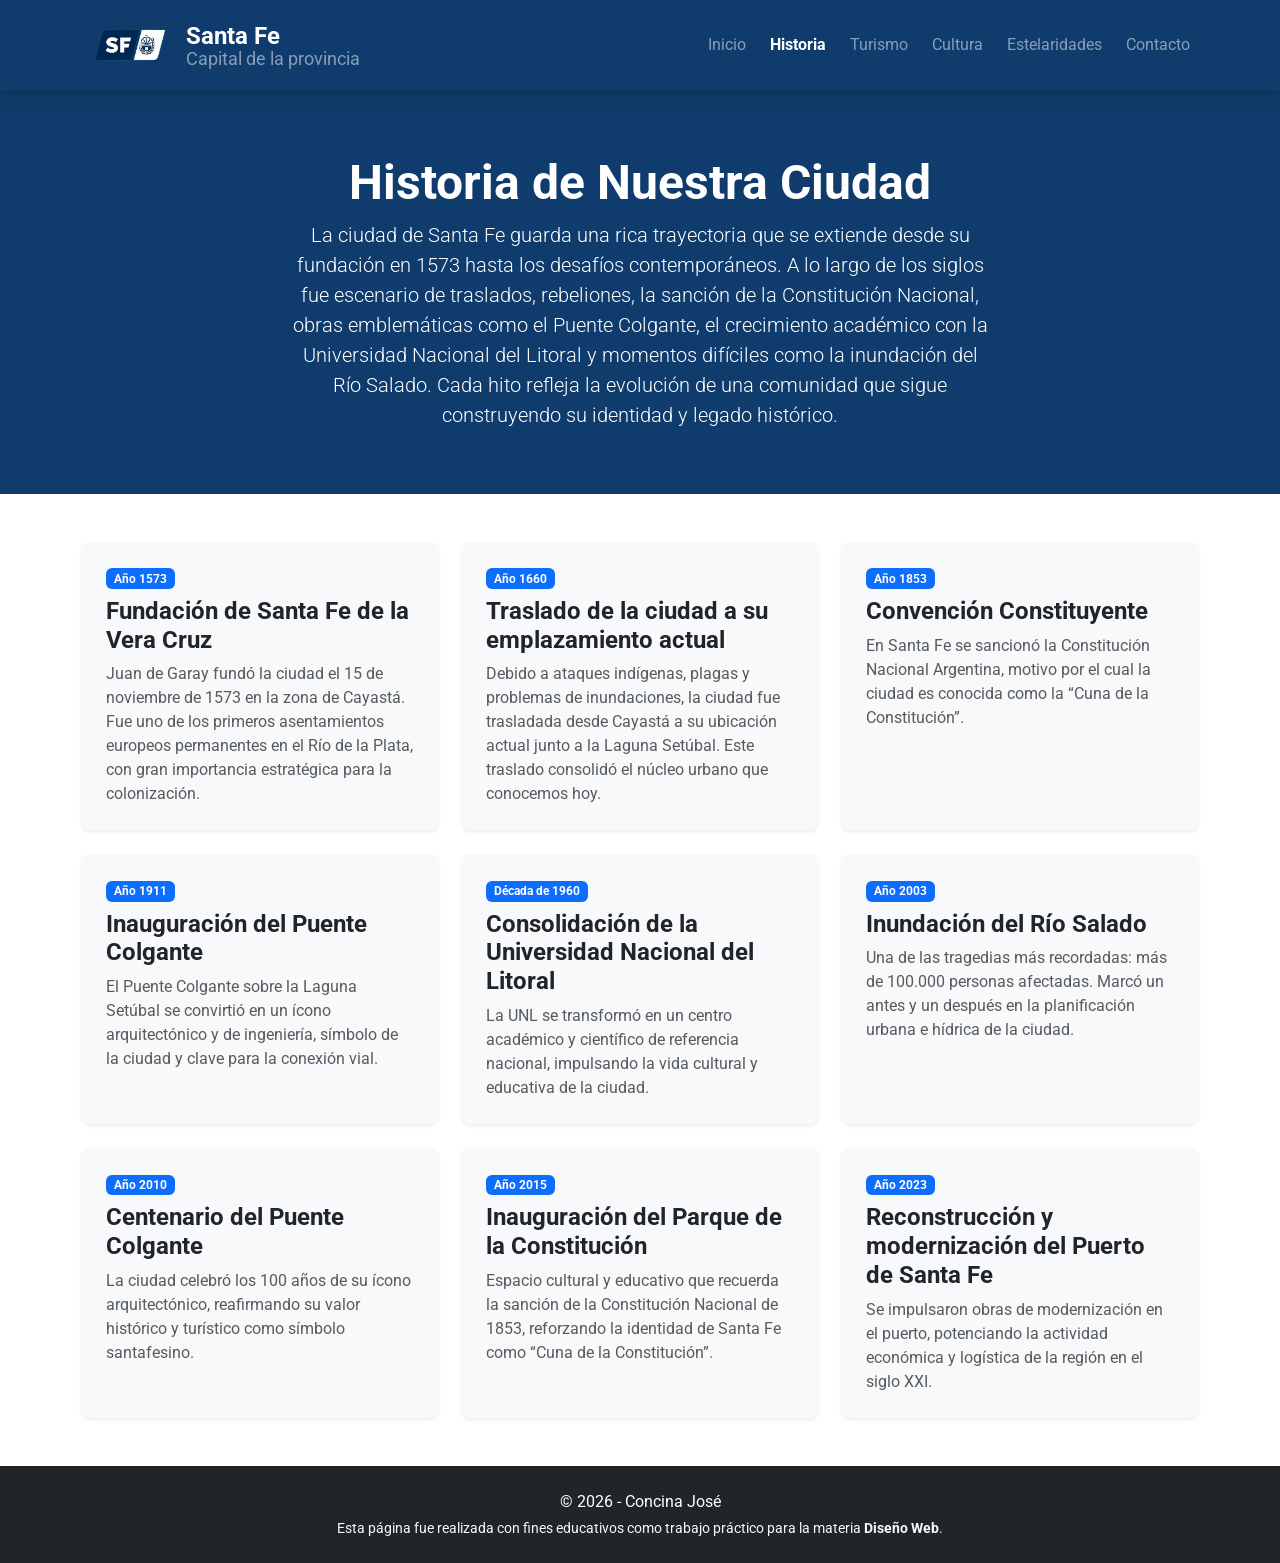
<file: index/historia.html>
<!doctype html>
<html lang="es">
  <head>
    <meta charset="UTF-8" />
    <meta name="viewport" content="width=device-width, initial-scale=1.0" />
    <title>Santa Fe Capital - Historia</title>
    <link rel="icon" type="imagen/webp" href="../imagenes/escudo.webp" />
    <link
      href="https://cdn.jsdelivr.net/npm/bootstrap@5.3.3/dist/css/bootstrap.min.css"
      rel="stylesheet"
    />
    <!-- Fuentes de Google -->
    <link rel="preconnect" href="https://fonts.googleapis.com" />
    <link rel="preconnect" href="https://fonts.gstatic.com" crossorigin />
    <link
      href="https://fonts.googleapis.com/css2?family=Roboto:wght@300;400;700&display=swap"
      rel="stylesheet"
    />
    <link rel="stylesheet" href="../estilos/estilo.css" />
  </head>
  <body class="bg-light d-flex flex-column min-vh-100">
    <!-- Navbar Idéntica al Index Principal (Azul Santa Fe) -->
    <header class="shadow sticky-top">
      <nav class="navbar navbar-expand-lg navbar-santafe">
        <div class="container">
          <a
            class="navbar-brand d-flex align-items-center gap-2"
            href="../index.html"
          >
            <img
              src="../imagenes/logo.webp"
              alt="Escudo de Santa Fe"
              class="logo"
            />
            <div class="d-flex flex-column lh-1">
              <h1 class="h4 mb-0 fw-bold text-white">Santa Fe</h1>
              <span class="small text-white-50">Capital de la provincia</span>
            </div>
          </a>

          <button
            class="navbar-toggler border-white-50"
            type="button"
            data-bs-toggle="collapse"
            data-bs-target="#navbarNav"
            aria-controls="navbarNav"
            aria-expanded="false"
            aria-label="Toggle navigation"
          >
            <span class="navbar-toggler-icon"></span>
          </button>

          <div
            class="collapse navbar-collapse justify-content-end"
            id="navbarNav"
          >
            <ul class="navbar-nav gap-2 text-center mt-3 mt-lg-0">
              <li class="nav-item">
                <a class="nav-link text-white-50" href="../index.html"
                  >Inicio</a
                >
              </li>
              <li class="nav-item">
                <a
                  class="nav-link active fw-bold text-white"
                  href="historia.html"
                  >Historia</a
                >
              </li>
              <li class="nav-item">
                <a class="nav-link text-white-50" href="turismo.html"
                  >Turismo</a
                >
              </li>
              <li class="nav-item">
                <a class="nav-link text-white-50" href="cultura.html"
                  >Cultura</a
                >
              </li>
              <li class="nav-item">
                <a class="nav-link text-white-50" href="estelaridades.html"
                  >Estelaridades</a
                >
              </li>
              <li class="nav-item">
                <a class="nav-link text-white-50" href="contacto.html"
                  >Contacto</a
                >
              </li>
            </ul>
          </div>
        </div>
      </nav>
    </header>

    <main class="flex-grow-1">
      <!-- Elemento 1: Banner de Introducción Histórica (Hero) -->
      <section
        class="head_azul text-white text-center py-5 px-3 position-relative"
      >
        <div class="container py-3">
          <h2 class="display-5 fw-bold mb-2">Historia de Nuestra Ciudad</h2>
          <p class="lead mx-auto mb-0" style="max-width: 700px">
            La ciudad de Santa Fe guarda una rica trayectoria que se extiende
            desde su fundación en 1573 hasta los desafíos contemporáneos. A lo
            largo de los siglos fue escenario de traslados, rebeliones, la
            sanción de la Constitución Nacional, obras emblemáticas como el
            Puente Colgante, el crecimiento académico con la Universidad
            Nacional del Litoral y momentos difíciles como la inundación del Río
            Salado. Cada hito refleja la evolución de una comunidad que sigue
            construyendo su identidad y legado histórico.
          </p>
        </div>
      </section>

      <!-- Bloque de Contenidos: Elementos del 2 al 6 -->
      <section class="py-5 bg-white">
        <div class="container">
          <div class="row g-4 justify-content-center">
            <!-- Elemento 1 -->
            <div class="col-12 col-md-6 col-lg-4">
              <div
                class="card h-100 shadow-sm border-0 bg-light rounded-3 overflow-hidden"
              >
                <div class="card-body p-4">
                  <span class="badge bg-primary mb-2">Año 1573</span>
                  <h3 class="h4 card-title fw-bold text-dark">
                    Fundación de Santa Fe de la Vera Cruz
                  </h3>
                  <p class="card-text text-muted">
                    Juan de Garay fundó la ciudad el 15 de noviembre de 1573 en
                    la zona de Cayastá. Fue uno de los primeros asentamientos
                    europeos permanentes en el Río de la Plata, con gran
                    importancia estratégica para la colonización.
                  </p>
                </div>
              </div>
            </div>

            <!-- Elemento 2 -->
            <div class="col-12 col-md-6 col-lg-4">
              <div
                class="card h-100 shadow-sm border-0 bg-light rounded-3 overflow-hidden"
              >
                <div class="card-body p-4">
                  <span class="badge bg-primary mb-2">Año 1660</span>
                  <h3 class="h4 card-title fw-bold text-dark">
                    Traslado de la ciudad a su emplazamiento actual
                  </h3>
                  <p class="card-text text-muted">
                    Debido a ataques indígenas, plagas y problemas de
                    inundaciones, la ciudad fue trasladada desde Cayastá a su
                    ubicación actual junto a la Laguna Setúbal. Este traslado
                    consolidó el núcleo urbano que conocemos hoy.
                  </p>
                </div>
              </div>
            </div>

            <!-- Elemento 3 -->
            <div class="col-12 col-md-6 col-lg-4">
              <div
                class="card h-100 shadow-sm border-0 bg-light rounded-3 overflow-hidden"
              >
                <div class="card-body p-4">
                  <span class="badge bg-primary mb-2">Año 1853</span>
                  <h3 class="h4 card-title fw-bold text-dark">
                    Convención Constituyente
                  </h3>
                  <p class="card-text text-muted">
                    En Santa Fe se sancionó la Constitución Nacional Argentina,
                    motivo por el cual la ciudad es conocida como la “Cuna de la
                    Constitución”.
                  </p>
                </div>
              </div>
            </div>

            <!-- Elemento 4 -->
            <div class="col-12 col-md-6 col-lg-4">
              <div
                class="card h-100 shadow-sm border-0 bg-light rounded-3 overflow-hidden"
              >
                <div class="card-body p-4">
                  <span class="badge bg-primary mb-2">Año 1911</span>
                  <h3 class="h4 card-title fw-bold text-dark">
                    Inauguración del Puente Colgante
                  </h3>
                  <p class="card-text text-muted">
                    El Puente Colgante sobre la Laguna Setúbal se convirtió en
                    un ícono arquitectónico y de ingeniería, símbolo de la
                    ciudad y clave para la conexión vial.
                  </p>
                </div>
              </div>
            </div>

            <!-- Elemento 5 -->
            <div class="col-12 col-md-6 col-lg-4">
              <div
                class="card h-100 shadow-sm border-0 bg-light rounded-3 overflow-hidden"
              >
                <div class="card-body p-4">
                  <span class="badge bg-primary mb-2">Década de 1960</span>
                  <h3 class="h4 card-title fw-bold text-dark">
                    Consolidación de la Universidad Nacional del Litoral
                  </h3>
                  <p class="card-text text-muted">
                    La UNL se transformó en un centro académico y científico de
                    referencia nacional, impulsando la vida cultural y educativa
                    de la ciudad.
                  </p>
                </div>
              </div>
            </div>

            <!-- Elemento 6 -->
            <div class="col-12 col-md-6 col-lg-4">
              <div
                class="card h-100 shadow-sm border-0 bg-light rounded-3 overflow-hidden"
              >
                <div class="card-body p-4">
                  <span class="badge bg-primary mb-2">Año 2003</span>
                  <h3 class="h4 card-title fw-bold text-dark">
                    Inundación del Río Salado
                  </h3>
                  <p class="card-text text-muted">
                    Una de las tragedias más recordadas: más de 100.000 personas
                    afectadas. Marcó un antes y un después en la planificación
                    urbana e hídrica de la ciudad.
                  </p>
                </div>
              </div>
            </div>

            <!-- Elemento 7 -->
            <div class="col-12 col-md-6 col-lg-4">
              <div
                class="card h-100 shadow-sm border-0 bg-light rounded-3 overflow-hidden"
              >
                <div class="card-body p-4">
                  <span class="badge bg-primary mb-2">Año 2010</span>
                  <h3 class="h4 card-title fw-bold text-dark">
                    Centenario del Puente Colgante
                  </h3>
                  <p class="card-text text-muted">
                    La ciudad celebró los 100 años de su ícono arquitectónico,
                    reafirmando su valor histórico y turístico como símbolo
                    santafesino.
                  </p>
                </div>
              </div>
            </div>

            <!-- Elemento 8 -->
            <div class="col-12 col-md-6 col-lg-4">
              <div
                class="card h-100 shadow-sm border-0 bg-light rounded-3 overflow-hidden"
              >
                <div class="card-body p-4">
                  <span class="badge bg-primary mb-2">Año 2015</span>
                  <h3 class="h4 card-title fw-bold text-dark">
                    Inauguración del Parque de la Constitución
                  </h3>
                  <p class="card-text text-muted">
                    Espacio cultural y educativo que recuerda la sanción de la
                    Constitución Nacional de 1853, reforzando la identidad de
                    Santa Fe como “Cuna de la Constitución”.
                  </p>
                </div>
              </div>
            </div>

            <!-- Elemento 9 -->
            <div class="col-12 col-md-6 col-lg-4">
              <div
                class="card h-100 shadow-sm border-0 bg-light rounded-3 overflow-hidden"
              >
                <div class="card-body p-4">
                  <span class="badge bg-primary mb-2">Año 2023</span>
                  <h3 class="h4 card-title fw-bold text-dark">
                    Reconstrucción y modernización del Puerto de Santa Fe
                  </h3>
                  <p class="card-text text-muted">
                    Se impulsaron obras de modernización en el puerto,
                    potenciando la actividad económica y logística de la región
                    en el siglo XXI.
                  </p>
                </div>
              </div>
            </div>
          </div>
        </div>
      </section>
    </main>

    <footer class="bg-dark text-white py-4 mt-auto">
      <div class="container text-center">
        <p class="mb-1">&copy; 2026 - Concina José</p>
        <p class="small text-light mb-0">
          Esta página fue realizada con fines educativos como trabajo práctico
          para la materia <strong>Diseño Web</strong>.
        </p>
      </div>
    </footer>

    <!-- JS de Bootstrap -->
    <script src="https://cdn.jsdelivr.net/npm/bootstrap@5.3.3/dist/js/bootstrap.bundle.min.js"></script>
  </body>
</html>
</file>
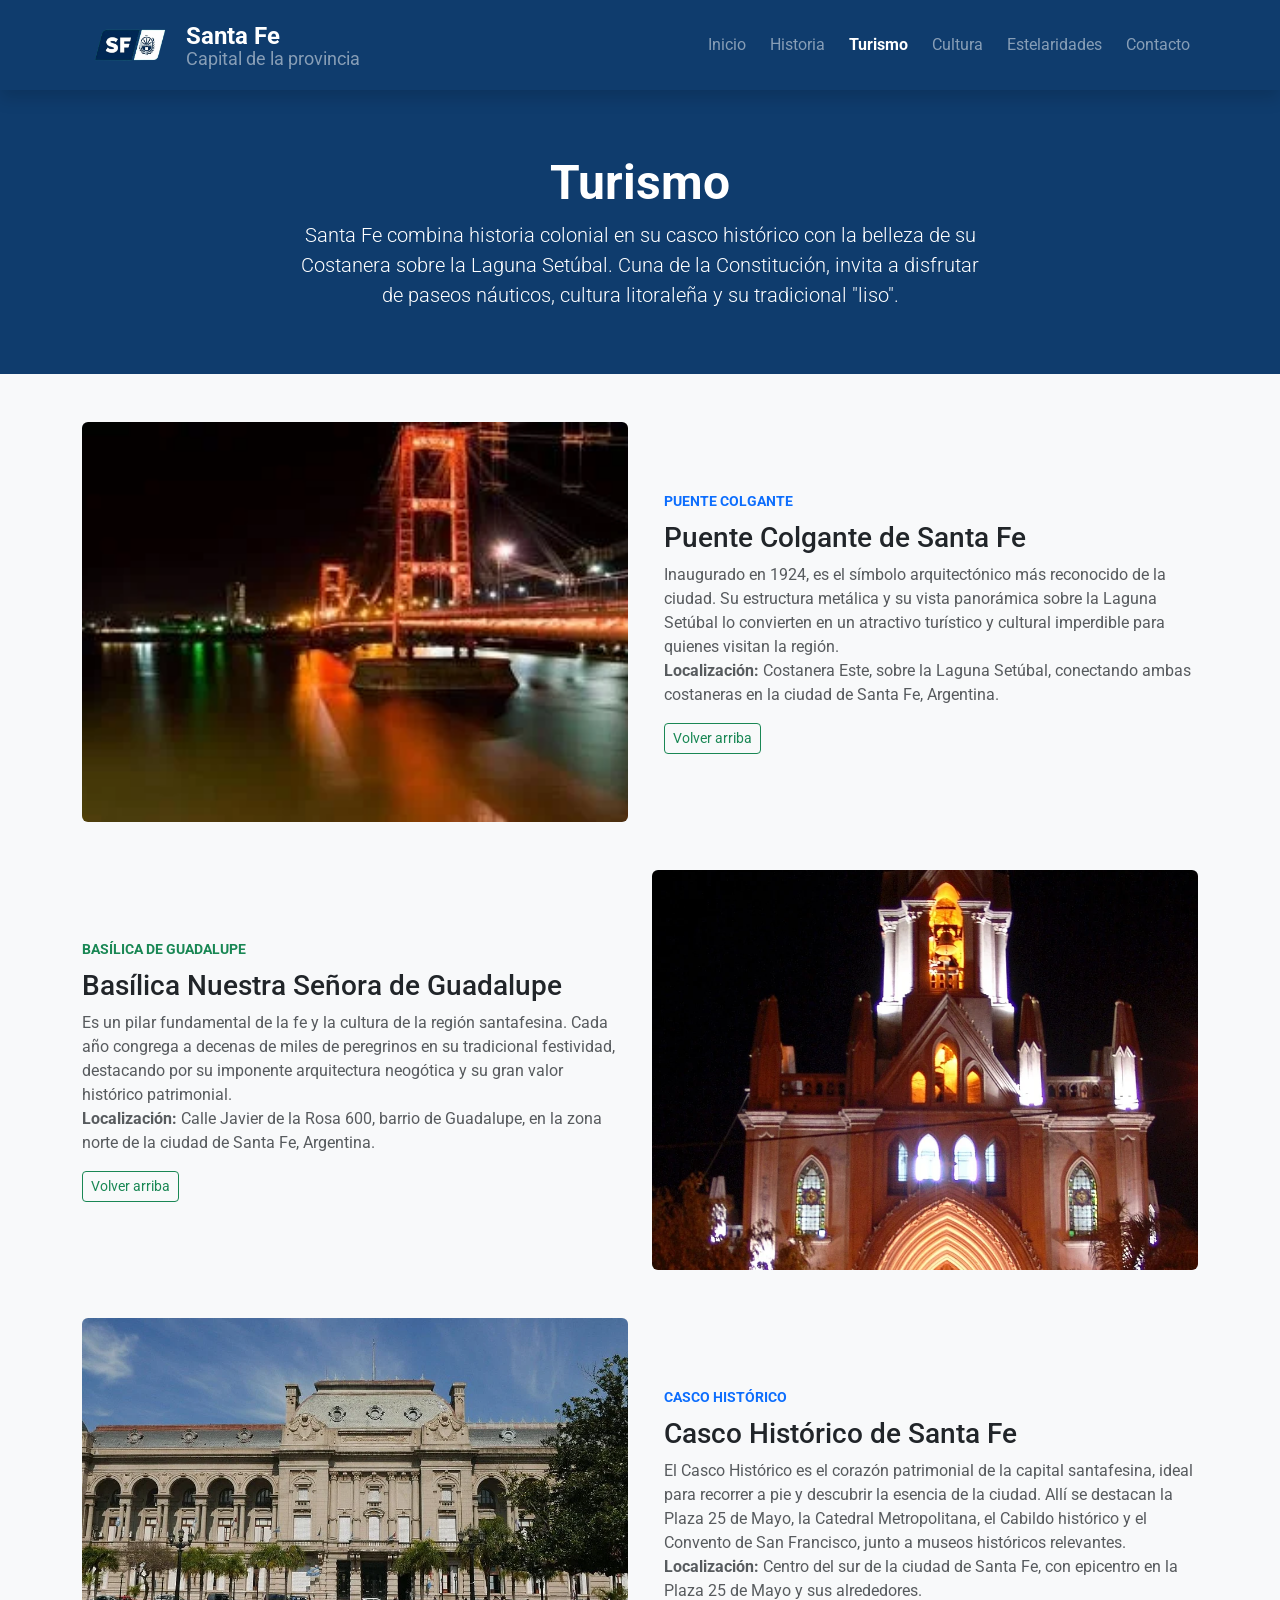
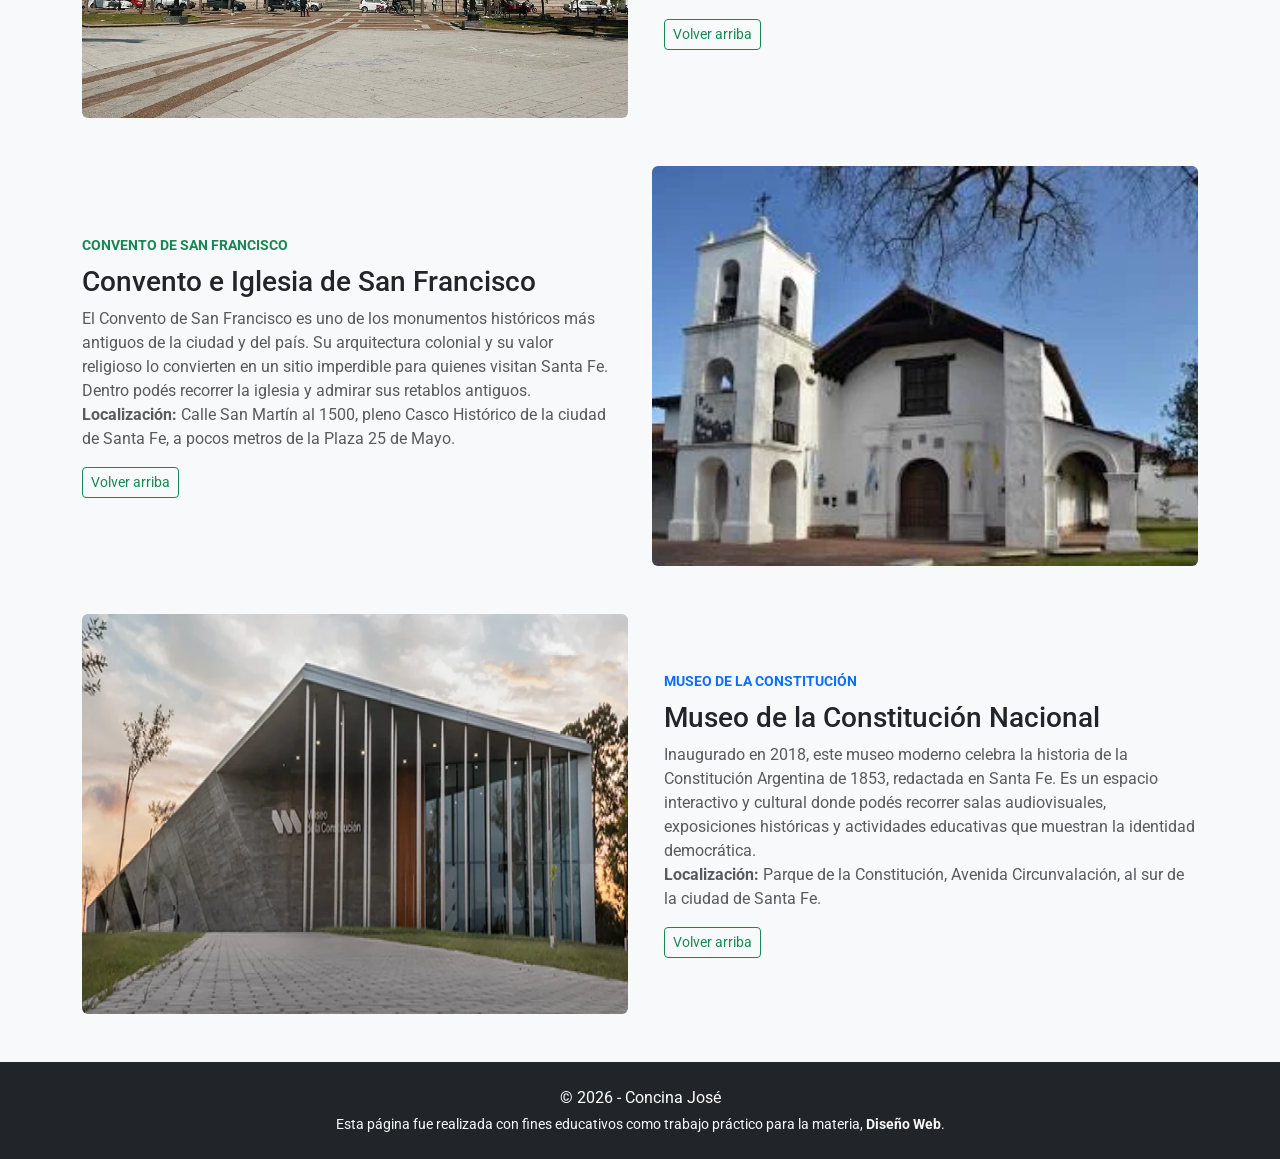
<file: index/turismo.html>
<!doctype html>
<html lang="es">
  <head>
    <meta charset="UTF-8" />
    <meta name="viewport" content="width=device-width, initial-scale=1.0" />
    <title>Santa Fe Capital - Turismo</title>
    <link rel="icon" type="image/webp" href="../imagenes/escudo.webp" />
    <link
      href="https://cdn.jsdelivr.net/npm/bootstrap@5.3.3/dist/css/bootstrap.min.css"
      rel="stylesheet"
    />
    <!-- Fuentes de Google -->
    <link rel="preconnect" href="https://fonts.googleapis.com" />
    <link rel="preconnect" href="https://fonts.gstatic.com" crossorigin />
    <link
      href="https://fonts.googleapis.com/css2?family=Roboto:wght@300;400;700&display=swap"
      rel="stylesheet"
    />
    <link rel="stylesheet" href="../estilos/estilo.css" />
  </head>
  <body class="bg-light d-flex flex-column min-vh-100">
    <!-- Navbar Idéntica al Index Principal (Azul Santa Fe) -->
    <header class="shadow sticky-top">
      <nav class="navbar navbar-expand-lg navbar-santafe">
        <div class="container">
          <a
            class="navbar-brand d-flex align-items-center gap-2"
            href="../index.html"
          >
            <img
              src="../imagenes/logo.webp"
              alt="Escudo de Santa Fe"
              class="logo"
            />
            <div class="d-flex flex-column lh-1">
              <h1 class="h4 mb-0 fw-bold text-white">Santa Fe</h1>
              <span class="small text-white-50">Capital de la provincia</span>
            </div>
          </a>

          <button
            class="navbar-toggler border-white-50"
            type="button"
            data-bs-toggle="collapse"
            data-bs-target="#navbarNav"
            aria-controls="navbarNav"
            aria-expanded="false"
            aria-label="Toggle navigation"
          >
            <span class="navbar-toggler-icon"></span>
          </button>

          <div
            class="collapse navbar-collapse justify-content-end"
            id="navbarNav"
          >
            <ul class="navbar-nav gap-2 text-center mt-3 mt-lg-0">
              <li class="nav-item">
                <a class="nav-link text-white-50" href="../index.html"
                  >Inicio</a
                >
              </li>
              <li class="nav-item">
                <a class="nav-link text-white-50" href="historia.html"
                  >Historia</a
                >
              </li>
              <li class="nav-item">
                <a
                  class="nav-link active fw-bold text-white"
                  href="turismo.html"
                  >Turismo</a
                >
              </li>
              <li class="nav-item">
                <a class="nav-link text-white-50" href="cultura.html"
                  >Cultura</a
                >
              </li>
              <li class="nav-item">
                <a class="nav-link text-white-50" href="estelaridades.html"
                  >Estelaridades</a
                >
              </li>
              <li class="nav-item">
                <a class="nav-link text-white-50" href="contacto.html"
                  >Contacto</a
                >
              </li>
            </ul>
          </div>
        </div>
      </nav>
    </header>
    <main class="flex-grow-1">
      <section
        class="head_azul text-white text-center py-5 px-3 position-relative"
      >
        <div class="container py-3">
          <h2 class="display-5 fw-bold mb-2">Turismo</h2>
          <p class="lead mx-auto mb-0" style="max-width: 700px">
            Santa Fe combina historia colonial en su casco histórico con la
            belleza de su Costanera sobre la Laguna Setúbal. Cuna de la
            Constitución, invita a disfrutar de paseos náuticos, cultura
            litoraleña y su tradicional "liso".
          </p>
        </div>
      </section>

      <div class="container my-5">
        <div class="row align-items-center mb-5">
          <div class="col-md-6">
            <img
              src="../imagenes/puente_colgante.webp"
              class="img-turismo img-fluid rounded"
              alt="Puente"
            />
          </div>
          <div class="col-md-6 ps-md-4">
            <span class="text-primary fw-bold text-uppercase small"
              >Puente Colgante</span
            >
            <h3 class="mt-2">Puente Colgante de Santa Fe</h3>
            <p class="text-muted">
              Inaugurado en 1924, es el símbolo arquitectónico más reconocido de
              la ciudad. Su estructura metálica y su vista panorámica sobre la
              Laguna Setúbal lo convierten en un atractivo turístico y cultural
              imperdible para quienes visitan la región.<br />
              <strong>Localización:</strong> Costanera Este, sobre la Laguna
              Setúbal, conectando ambas costaneras en la ciudad de Santa Fe,
              Argentina.
            </p>
            <a href="#" class="btn btn-outline-success btn-sm">Volver arriba</a>
          </div>
        </div>

        <div class="row align-items-center mb-5">
          <div class="col-md-6 order-md-2">
            <img
              src="../imagenes/Basilica_guadalupe.webp"
              class="img-turismo img-fluid rounded"
              alt="Basílica de Guadalupe"
            />
          </div>
          <div class="col-md-6 order-md-1 pe-md-4">
            <span class="text-success fw-bold text-uppercase small"
              >Basílica de Guadalupe</span
            >
            <h3 class="mt-2">Basílica Nuestra Señora de Guadalupe</h3>
            <p class="text-muted">
              Es un pilar fundamental de la fe y la cultura de la región
              santafesina. Cada año congrega a decenas de miles de peregrinos en
              su tradicional festividad, destacando por su imponente
              arquitectura neogótica y su gran valor histórico patrimonial.<br />
              <strong>Localización:</strong> Calle Javier de la Rosa 600, barrio
              de Guadalupe, en la zona norte de la ciudad de Santa Fe,
              Argentina.
            </p>
            <a href="#" class="btn btn-outline-success btn-sm">Volver arriba</a>
          </div>
        </div>

        <div class="row align-items-center mb-5">
          <div class="col-md-6">
            <img
              src="../imagenes/casco_historico.webp"
              class="img-turismo img-fluid rounded"
              alt="Casco Histórico"
            />
          </div>
          <div class="col-md-6 ps-md-4">
            <span class="text-primary fw-bold text-uppercase small"
              >Casco Histórico</span
            >
            <h3 class="mt-2">Casco Histórico de Santa Fe</h3>
            <p class="text-muted">
              El Casco Histórico es el corazón patrimonial de la capital
              santafesina, ideal para recorrer a pie y descubrir la esencia de
              la ciudad. Allí se destacan la Plaza 25 de Mayo, la Catedral
              Metropolitana, el Cabildo histórico y el Convento de San
              Francisco, junto a museos históricos relevantes.<br />
              <strong>Localización:</strong> Centro del sur de la ciudad de
              Santa Fe, con epicentro en la Plaza 25 de Mayo y sus alrededores.
            </p>
            <a href="#" class="btn btn-outline-success btn-sm">Volver arriba</a>
          </div>
        </div>

        <div class="row align-items-center mb-5">
          <div class="col-md-6 order-md-2">
            <img
              src="../imagenes/convento_san_fransisco.webp"
              class="img-turismo img-fluid rounded"
              alt="Convento San Francisco"
            />
          </div>
          <div class="col-md-6 order-md-1 pe-md-4">
            <span class="text-success fw-bold text-uppercase small"
              >Convento de San Francisco</span
            >
            <h3 class="mt-2">Convento e Iglesia de San Francisco</h3>
            <p class="text-muted">
              El Convento de San Francisco es uno de los monumentos históricos
              más antiguos de la ciudad y del país. Su arquitectura colonial y
              su valor religioso lo convierten en un sitio imperdible para
              quienes visitan Santa Fe. Dentro podés recorrer la iglesia y
              admirar sus retablos antiguos.<br />
              <strong>Localización:</strong> Calle San Martín al 1500, pleno
              Casco Histórico de la ciudad de Santa Fe, a pocos metros de la
              Plaza 25 de Mayo.
            </p>
            <a href="#" class="btn btn-outline-success btn-sm">Volver arriba</a>
          </div>
        </div>

        <div class="row align-items-center mb-5">
          <div class="col-md-6">
            <img
              src="../imagenes/Museo-de-la-Constitución-2.webp"
              class="img-turismo img-fluid rounded"
              alt="Museo de la Constitución"
            />
          </div>
          <div class="col-md-6 ps-md-4">
            <span class="text-primary fw-bold text-uppercase small"
              >Museo de la Constitución</span
            >
            <h3 class="mt-2">Museo de la Constitución Nacional</h3>
            <p class="text-muted">
              Inaugurado en 2018, este museo moderno celebra la historia de la
              Constitución Argentina de 1853, redactada en Santa Fe. Es un
              espacio interactivo y cultural donde podés recorrer salas
              audiovisuales, exposiciones históricas y actividades educativas
              que muestran la identidad democrática.<br />
              <strong>Localización:</strong> Parque de la Constitución, Avenida
              Circunvalación, al sur de la ciudad de Santa Fe.
            </p>
            <a href="#" class="btn btn-outline-success btn-sm">Volver arriba</a>
          </div>
        </div>
      </div>
    </main>

    <footer class="bg-dark text-white py-4 mt-auto">
      <div class="container text-center">
        <p class="mb-1">&copy; 2026 - Concina José</p>
        <p class="small text-light mb-0">
          Esta página fue realizada con fines educativos como trabajo práctico
          para la materia, <strong>Diseño Web</strong>.
        </p>
      </div>
    </footer>

    <script src="https://cdn.jsdelivr.net/npm/bootstrap@5.3.3/dist/js/bootstrap.bundle.min.js"></script>
  </body>
</html>
</file>
<file: estilos/estilo.css>
/* Fuente general */
body {
  font-family: 'Roboto', sans-serif;
  overflow-x: hidden; 
}

/* Barra de navegación */
.navbar-santafe {
  background-color: #0F3C6D;
  padding-top: 0.5rem;
  padding-bottom: 0.5rem;
}

.navbar-santafe .navbar-brand img.logo {
  height: 4rem; 
  width: auto;
}

/* Portada hero principal */
.portada-hero {
  position: relative;
  width: 100%;
  height: 100vh;              
  overflow: hidden;
}

.imagen-portada {
  width: 100%;
  height: 100%;
  object-fit: cover;          
  display: block;
}

.contenido-portada {
  position: absolute;
  top: 50%;                   
  left: 50%;                  
  transform: translate(-50%, -50%);
  text-align: center;
  color: white;
  background: rgba(0, 0, 0, 0.5); 
  padding: 2rem;
  border-radius: 10px;
  max-width: 700px;
}


/* Fondo le los index header*/
.head_azul {
  background-color: #0F3C6D;
}


/* Enlaces decorativos */
.btn-flecha {
  text-decoration: none;
  color: #0F3C6D;
  font-weight: bold;
  transition: color 0.2s ease-in-out;
}

.btn-flecha:hover {
  color: #1a5ca6;
  text-decoration: underline;
}

/* Carrusel Cultura */
.letra-azul {
  color:#1a5ca6;
}
#culturaCarousel {
  background-color: #0F3C6D; 
  padding: 1rem;
  border-radius: 8px;
}

#culturaCarousel img {
  max-width: 30rem;  
  height: auto;      
  margin: 0 auto;    
  display: block;
  object-fit: cover; 
}

/* Imágenes de turismo (uniformes y responsivas) */
.img-turismo {
  width: 50rem;        
  height: 25rem;      
  object-fit: cover;  
  
}
</file>
